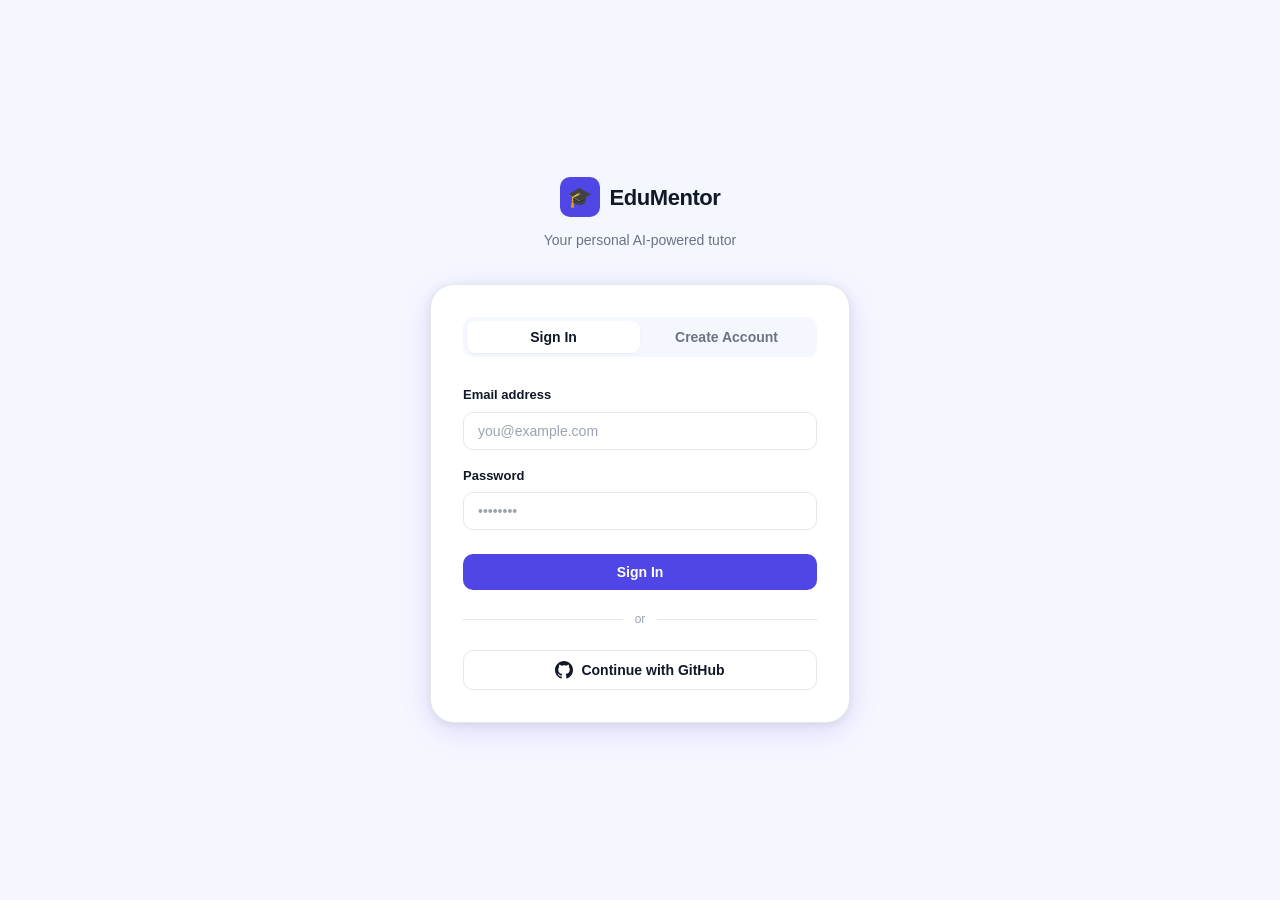
<file: frontend/index.html>
<!DOCTYPE html>
<html lang="en">
<head>
  <meta charset="UTF-8" />
  <title>EduMentor</title>
</head>
<body>
<script>
  window.location.href = localStorage.getItem('access_token')
    ? 'dashboard.html'
    : 'login.html';
</script>
</body>
</html>
</file>
<file: frontend/css/style.css>
/* Google Fonts removed — using system fonts for reliable offline use */

:root {
  --color-primary: #4F46E5;
  --color-primary-hover: #4338CA;
  --color-primary-light: #EEF2FF;
  --color-success: #10B981;
  --color-success-light: #ECFDF5;
  --color-error: #EF4444;
  --color-error-light: #FEF2F2;
  --color-warning: #F59E0B;
  --color-warning-light: #FFFBEB;
  --color-bg: #F5F7FF;
  --color-surface: #FFFFFF;
  --color-border: #E5E7EB;
  --color-border-focus: #A5B4FC;
  --color-text: #111827;
  --color-text-muted: #6B7280;
  --color-text-subtle: #9CA3AF;
  --font-family: -apple-system, BlinkMacSystemFont, 'Segoe UI', Roboto, Oxygen, Ubuntu, sans-serif;
  --font-mono: 'Consolas', 'Monaco', 'Courier New', monospace;
  --radius-sm: 6px;
  --radius: 10px;
  --radius-lg: 16px;
  --radius-xl: 24px;
  --shadow-sm: 0 1px 2px rgba(0,0,0,0.05);
  --shadow: 0 1px 3px rgba(0,0,0,0.08), 0 4px 12px rgba(79,70,229,0.06);
  --shadow-md: 0 4px 16px rgba(79,70,229,0.12), 0 1px 4px rgba(0,0,0,0.08);
  --shadow-lg: 0 8px 32px rgba(79,70,229,0.15), 0 2px 8px rgba(0,0,0,0.08);
  --sidebar-width: 240px;
  --transition: 0.18s ease;
}

*, *::before, *::after { box-sizing: border-box; margin: 0; padding: 0; }

html { font-size: 16px; -webkit-font-smoothing: antialiased; }

body {
  font-family: var(--font-family);
  background: var(--color-bg);
  color: var(--color-text);
  min-height: 100vh;
  line-height: 1.6;
}

/* ── Sidebar Layout ─────────────────────────────── */
.app-layout {
  display: flex;
  min-height: 100vh;
}

.sidebar {
  width: var(--sidebar-width);
  background: var(--color-surface);
  border-right: 1px solid var(--color-border);
  display: flex;
  flex-direction: column;
  position: fixed;
  top: 0; left: 0; bottom: 0;
  z-index: 100;
  padding: 24px 0;
}

.sidebar-logo {
  padding: 0 20px 24px;
  border-bottom: 1px solid var(--color-border);
  margin-bottom: 16px;
}

.sidebar-logo .logo-mark {
  display: flex;
  align-items: center;
  gap: 10px;
  text-decoration: none;
}

.logo-icon {
  width: 34px; height: 34px;
  background: var(--color-primary);
  border-radius: var(--radius);
  display: flex; align-items: center; justify-content: center;
  color: white;
  font-size: 16px;
  flex-shrink: 0;
}

.logo-text {
  font-size: 17px;
  font-weight: 700;
  color: var(--color-text);
  letter-spacing: -0.02em;
}

.sidebar-nav {
  flex: 1;
  padding: 0 12px;
  display: flex;
  flex-direction: column;
  gap: 2px;
}

.nav-link {
  display: flex;
  align-items: center;
  gap: 10px;
  padding: 9px 12px;
  border-radius: var(--radius);
  color: var(--color-text-muted);
  text-decoration: none;
  font-size: 14px;
  font-weight: 500;
  transition: all var(--transition);
  cursor: pointer;
  border: none;
  background: none;
  width: 100%;
  text-align: left;
}

.nav-link:hover {
  background: var(--color-primary-light);
  color: var(--color-primary);
}

.nav-link.active {
  background: var(--color-primary-light);
  color: var(--color-primary);
}

.nav-link .nav-icon { font-size: 16px; width: 20px; text-align: center; }

.nav-link.logout {
  color: var(--color-error);
  margin-top: auto;
}
.nav-link.logout:hover { background: var(--color-error-light); }

.sidebar-footer {
  padding: 16px 12px 0;
  border-top: 1px solid var(--color-border);
  margin-top: auto;
}

.main-content {
  margin-left: var(--sidebar-width);
  flex: 1;
  min-height: 100vh;
}

/* ── Topbar ─────────────────────────────────────── */
.topbar {
  background: var(--color-surface);
  border-bottom: 1px solid var(--color-border);
  padding: 0 32px;
  height: 60px;
  display: flex;
  align-items: center;
  justify-content: space-between;
  position: sticky;
  top: 0;
  z-index: 50;
}

.topbar-title {
  font-size: 16px;
  font-weight: 600;
  color: var(--color-text);
}

/* ── Cards ──────────────────────────────────────── */
.card {
  background: var(--color-surface);
  border: 1px solid var(--color-border);
  border-radius: var(--radius-lg);
  padding: 24px;
  box-shadow: var(--shadow);
}

.card-sm { padding: 16px; border-radius: var(--radius); }

/* ── Buttons ────────────────────────────────────── */
.btn {
  display: inline-flex;
  align-items: center;
  justify-content: center;
  gap: 6px;
  padding: 9px 18px;
  border-radius: var(--radius);
  font-family: var(--font-family);
  font-size: 14px;
  font-weight: 600;
  cursor: pointer;
  border: none;
  transition: all var(--transition);
  text-decoration: none;
  white-space: nowrap;
  line-height: 1;
}

.btn:disabled { opacity: 0.5; cursor: not-allowed; }

.btn-primary {
  background: var(--color-primary);
  color: white;
}
.btn-primary:hover:not(:disabled) { background: var(--color-primary-hover); box-shadow: 0 4px 12px rgba(79,70,229,0.3); transform: translateY(-1px); }

.btn-secondary {
  background: var(--color-primary-light);
  color: var(--color-primary);
}
.btn-secondary:hover:not(:disabled) { background: #E0E7FF; }

.btn-ghost {
  background: transparent;
  color: var(--color-text-muted);
  border: 1px solid var(--color-border);
}
.btn-ghost:hover:not(:disabled) { background: var(--color-bg); color: var(--color-text); }

.btn-danger {
  background: var(--color-error-light);
  color: var(--color-error);
}
.btn-danger:hover:not(:disabled) { background: #FEE2E2; }

.btn-sm { padding: 6px 12px; font-size: 13px; }
.btn-lg { padding: 12px 24px; font-size: 15px; }
.btn-full { width: 100%; }

.btn-icon {
  width: 36px; height: 36px;
  padding: 0;
  border-radius: var(--radius);
  background: var(--color-bg);
  border: 1px solid var(--color-border);
  color: var(--color-text-muted);
  cursor: pointer;
  display: inline-flex;
  align-items: center;
  justify-content: center;
  font-size: 15px;
  transition: all var(--transition);
}
.btn-icon:hover { background: var(--color-primary-light); color: var(--color-primary); border-color: var(--color-border-focus); }

/* ── Form elements ──────────────────────────────── */
.form-group { display: flex; flex-direction: column; gap: 6px; }
.form-label { font-size: 13px; font-weight: 600; color: var(--color-text); }

.form-input, .form-select, .form-textarea {
  padding: 10px 14px;
  border: 1.5px solid var(--color-border);
  border-radius: var(--radius);
  font-family: var(--font-family);
  font-size: 14px;
  color: var(--color-text);
  background: var(--color-surface);
  transition: border-color var(--transition), box-shadow var(--transition);
  outline: none;
}

.form-input:focus, .form-select:focus, .form-textarea:focus {
  border-color: var(--color-primary);
  box-shadow: 0 0 0 3px rgba(79,70,229,0.1);
}

.form-input::placeholder { color: var(--color-text-subtle); }

.form-textarea { resize: vertical; min-height: 80px; }

/* ── Badges ─────────────────────────────────────── */
.badge {
  display: inline-flex;
  align-items: center;
  gap: 4px;
  padding: 2px 8px;
  border-radius: 20px;
  font-size: 11px;
  font-weight: 600;
  letter-spacing: 0.02em;
  text-transform: uppercase;
}

.badge-primary { background: var(--color-primary-light); color: var(--color-primary); }
.badge-success { background: var(--color-success-light); color: var(--color-success); }
.badge-error { background: var(--color-error-light); color: var(--color-error); }
.badge-warning { background: var(--color-warning-light); color: var(--color-warning); }
.badge-socratic { background: var(--color-primary-light); color: var(--color-primary); }
.badge-explainer { background: #E0F2FE; color: #0EA5E9; }
.badge-quiz { background: #EDE9FE; color: #8B5CF6; }
.badge-active { background: var(--color-success-light); color: var(--color-success); }
.badge-ended { background: var(--color-border); color: var(--color-text-muted); }

/* ── Toast notifications ────────────────────────── */
#toast-container {
  position: fixed;
  top: 20px;
  right: 20px;
  z-index: 9999;
  display: flex;
  flex-direction: column;
  gap: 8px;
  pointer-events: none;
}

.toast {
  background: var(--color-surface);
  border: 1px solid var(--color-border);
  border-radius: var(--radius);
  padding: 12px 16px;
  box-shadow: var(--shadow-lg);
  display: flex;
  align-items: center;
  gap: 10px;
  font-size: 14px;
  font-weight: 500;
  max-width: 340px;
  pointer-events: all;
  animation: toastIn 0.22s ease;
  border-left: 3px solid var(--color-primary);
}

.toast.success { border-left-color: var(--color-success); }
.toast.error { border-left-color: var(--color-error); }
.toast.warning { border-left-color: var(--color-warning); }

.toast.fade-out { animation: toastOut 0.22s ease forwards; }

@keyframes toastIn { from { opacity:0; transform:translateX(20px); } to { opacity:1; transform:translateX(0); } }
@keyframes toastOut { to { opacity:0; transform:translateX(20px); } }

/* ── Loading / Spinner ──────────────────────────── */
.spinner {
  width: 20px; height: 20px;
  border: 2px solid var(--color-border);
  border-top-color: var(--color-primary);
  border-radius: 50%;
  animation: spin 0.6s linear infinite;
  display: inline-block;
}

.spinner-sm { width: 14px; height: 14px; }

@keyframes spin { to { transform: rotate(360deg); } }

.loading-screen {
  position: fixed; inset: 0;
  background: var(--color-bg);
  display: flex; align-items: center; justify-content: center;
  z-index: 999;
}

/* ── Utility ────────────────────────────────────── */
.flex { display: flex; }
.flex-col { flex-direction: column; }
.items-center { align-items: center; }
.justify-between { justify-content: space-between; }
.gap-2 { gap: 8px; }
.gap-3 { gap: 12px; }
.gap-4 { gap: 16px; }
.mt-2 { margin-top: 8px; }
.mt-3 { margin-top: 12px; }
.mt-4 { margin-top: 16px; }
.mb-4 { margin-bottom: 16px; }
.text-sm { font-size: 13px; }
.text-muted { color: var(--color-text-muted); }
.text-success { color: var(--color-success); }
.text-error { color: var(--color-error); }
.font-bold { font-weight: 700; }
.font-semibold { font-weight: 600; }
.hidden { display: none !important; }

/* ── Scrollbar ──────────────────────────────────── */
::-webkit-scrollbar { width: 6px; height: 6px; }
::-webkit-scrollbar-track { background: transparent; }
::-webkit-scrollbar-thumb { background: var(--color-border); border-radius: 3px; }
::-webkit-scrollbar-thumb:hover { background: var(--color-text-subtle); }

/* ── Empty state ────────────────────────────────── */
.empty-state {
  display: flex;
  flex-direction: column;
  align-items: center;
  justify-content: center;
  padding: 48px 24px;
  text-align: center;
  color: var(--color-text-muted);
}

.empty-state .empty-icon { font-size: 40px; margin-bottom: 12px; opacity: 0.5; }
.empty-state h3 { font-size: 15px; font-weight: 600; color: var(--color-text); margin-bottom: 6px; }
.empty-state p { font-size: 13px; }

/* ── Page container ─────────────────────────────── */
.page-body { padding: 32px; }
.page-header { margin-bottom: 28px; }
.page-header h1 { font-size: 22px; font-weight: 700; letter-spacing: -0.02em; }
.page-header p { color: var(--color-text-muted); font-size: 14px; margin-top: 4px; }

/* ── Avatar ─────────────────────────────────────── */
.avatar {
  width: 40px; height: 40px;
  border-radius: 50%;
  object-fit: cover;
  background: var(--color-primary-light);
  display: flex; align-items: center; justify-content: center;
  font-weight: 700;
  color: var(--color-primary);
  font-size: 15px;
  flex-shrink: 0;
  overflow: hidden;
}

.avatar img { width: 100%; height: 100%; object-fit: cover; }
</file>
<file: frontend/css/login.css>
body {
  display: flex;
  align-items: center;
  justify-content: center;
  min-height: 100vh;
  background: var(--color-bg);
  padding: 24px;
}

.auth-wrapper {
  width: 100%;
  max-width: 420px;
  animation: fadeUp 0.3s ease;
}

@keyframes fadeUp {
  from { opacity: 0; transform: translateY(16px); }
  to   { opacity: 1; transform: translateY(0); }
}

.auth-header {
  text-align: center;
  margin-bottom: 32px;
}

.auth-logo {
  display: inline-flex;
  align-items: center;
  gap: 10px;
  margin-bottom: 8px;
}

.auth-logo .logo-icon {
  width: 40px; height: 40px;
  background: var(--color-primary);
  border-radius: var(--radius);
  display: flex; align-items: center; justify-content: center;
  font-size: 20px;
}

.auth-logo .logo-text {
  font-size: 22px;
  font-weight: 700;
  color: var(--color-text);
  letter-spacing: -0.02em;
}

.auth-tagline {
  font-size: 14px;
  color: var(--color-text-muted);
  margin-top: 4px;
}

.auth-card {
  background: var(--color-surface);
  border: 1px solid var(--color-border);
  border-radius: var(--radius-xl);
  padding: 32px;
  box-shadow: var(--shadow-lg);
}

/* Tabs */
.tabs {
  display: flex;
  background: var(--color-bg);
  border-radius: var(--radius);
  padding: 4px;
  margin-bottom: 28px;
}

.tab-btn {
  flex: 1;
  padding: 8px;
  border: none;
  background: none;
  border-radius: calc(var(--radius) - 2px);
  font-family: var(--font-family);
  font-size: 14px;
  font-weight: 600;
  color: var(--color-text-muted);
  cursor: pointer;
  transition: all var(--transition);
}

.tab-btn.active {
  background: var(--color-surface);
  color: var(--color-text);
  box-shadow: var(--shadow-sm);
}

.tab-panel { display: none; }
.tab-panel.active { display: block; }

.form-group { margin-bottom: 16px; }

/* GitHub button */
.github-btn {
  width: 100%;
  padding: 10px 18px;
  border: 1.5px solid var(--color-border);
  border-radius: var(--radius);
  background: var(--color-surface);
  font-family: var(--font-family);
  font-size: 14px;
  font-weight: 600;
  color: var(--color-text);
  cursor: pointer;
  display: flex;
  align-items: center;
  justify-content: center;
  gap: 8px;
  transition: all var(--transition);
  margin-top: 16px;
}

.github-btn:hover {
  background: var(--color-bg);
  border-color: var(--color-text-muted);
}

.github-icon {
  width: 18px; height: 18px;
  fill: var(--color-text);
}

.divider {
  display: flex;
  align-items: center;
  gap: 12px;
  margin: 20px 0;
  color: var(--color-text-subtle);
  font-size: 12px;
}

.divider::before,
.divider::after {
  content: '';
  flex: 1;
  border-top: 1px solid var(--color-border);
}

/* Error message */
.error-msg {
  font-size: 13px;
  color: var(--color-error);
  background: var(--color-error-light);
  border: 1px solid #FECACA;
  border-radius: var(--radius-sm);
  padding: 8px 12px;
  margin-bottom: 16px;
  display: none;
}

.error-msg.visible { display: block; }

.submit-btn {
  width: 100%;
  padding: 11px;
  margin-top: 8px;
}

/* GitHub loading overlay */
.loading-overlay {
  position: fixed; inset: 0;
  background: rgba(249,250,251,0.8);
  backdrop-filter: blur(4px);
  display: none;
  align-items: center;
  justify-content: center;
  z-index: 999;
}

.loading-overlay.visible { display: flex; }

.loading-card {
  background: var(--color-surface);
  border: 1px solid var(--color-border);
  border-radius: var(--radius-lg);
  padding: 32px;
  text-align: center;
  box-shadow: var(--shadow-lg);
}

.loading-card .spinner { width: 32px; height: 32px; margin: 0 auto 12px; }
.loading-card p { font-size: 14px; color: var(--color-text-muted); }
</file>
